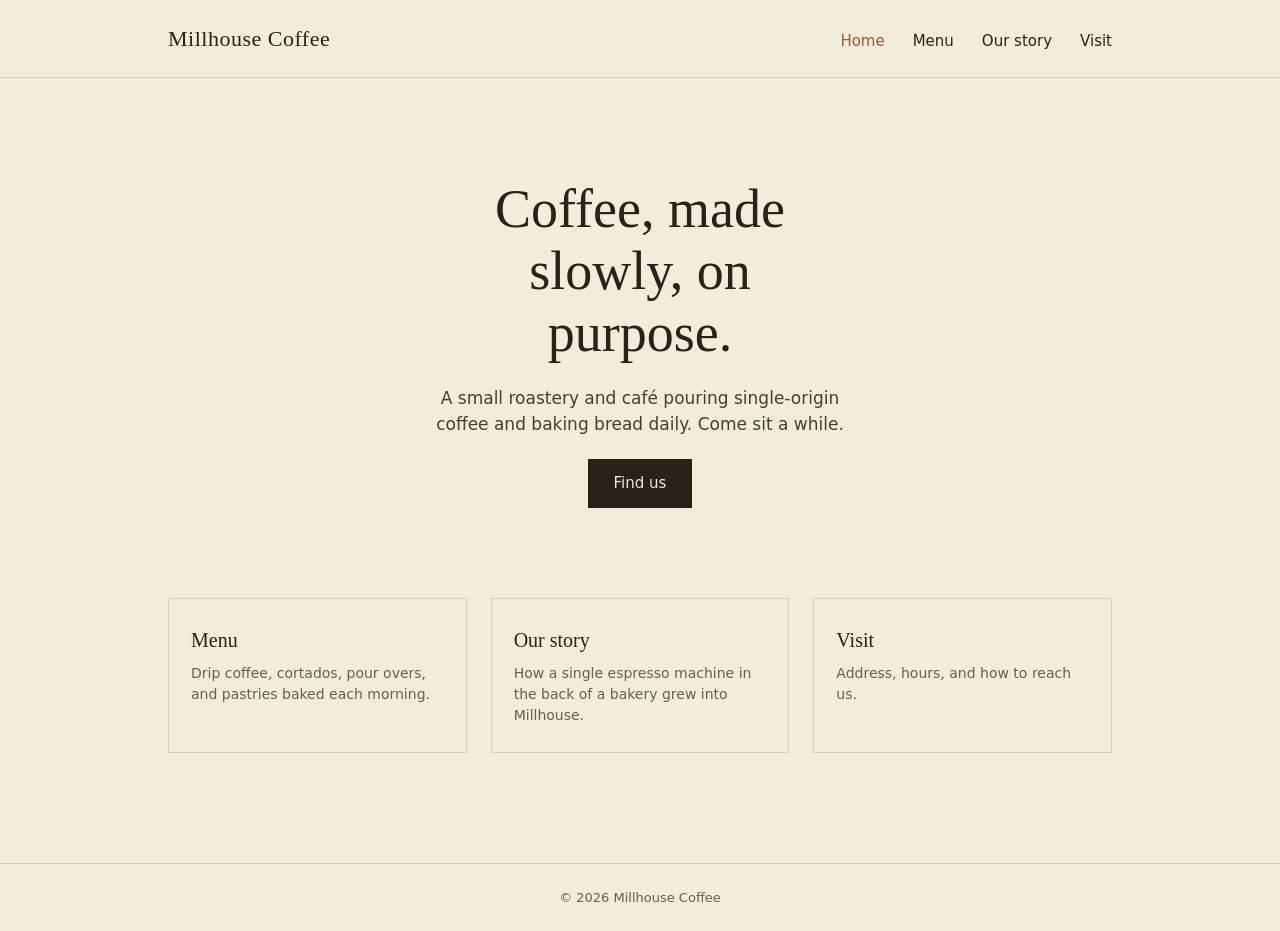
<file: index.html>
<!DOCTYPE html>
<html lang="en">
<head>
<meta charset="UTF-8">
<meta name="viewport" content="width=device-width, initial-scale=1.0">
<title>Millhouse Coffee</title>
<link rel="stylesheet" href="style.css">
</head>
<body>

<nav>
    <div class="wrap">
        <a class="brand" href="index.html">Millhouse Coffee</a>
        <ul>
            <li><a href="index.html" aria-current="page">Home</a></li>
            <li><a href="menu.html">Menu</a></li>
            <li><a href="story.html">Our story</a></li>
            <li><a href="visit.html">Visit</a></li>
        </ul>
    </div>
</nav>

<header class="hero">
    <div class="wrap">
        <h1 class="reveal">Coffee, made slowly, on purpose.</h1>
        <p class="reveal">A small roastery and café pouring single-origin coffee and baking bread daily. Come sit a while.</p>
        <a href="visit.html" class="btn reveal">Find us</a>
    </div>
</header>

<section class="preview-links">
    <div class="wrap">
        <div class="preview-grid reveal-stagger">
            <a class="preview-card" href="menu.html">
                <h3>Menu</h3>
                <p>Drip coffee, cortados, pour overs, and pastries baked each morning.</p>
            </a>
            <a class="preview-card" href="story.html">
                <h3>Our story</h3>
                <p>How a single espresso machine in the back of a bakery grew into Millhouse.</p>
            </a>
            <a class="preview-card" href="visit.html">
                <h3>Visit</h3>
                <p>Address, hours, and how to reach us.</p>
            </a>
        </div>
    </div>
</section>

<footer>
    &copy; 2026 Millhouse Coffee
</footer>

<script src="script.js"></script>
</body>
</html>
</file>
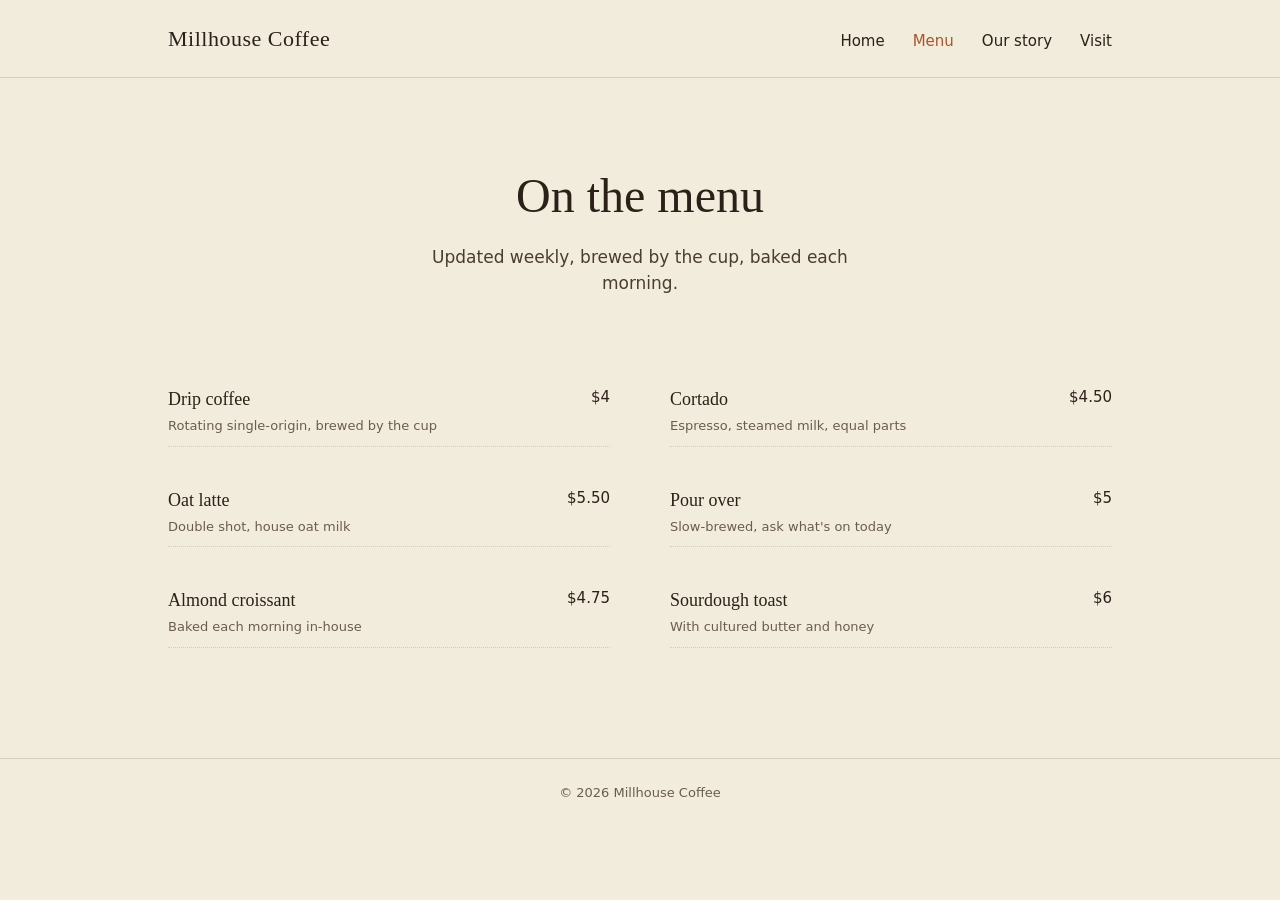
<file: menu.html>
<!DOCTYPE html>
<html lang="en">
<head>
<meta charset="UTF-8">
<meta name="viewport" content="width=device-width, initial-scale=1.0">
<title>Menu — Millhouse Coffee</title>
<link rel="stylesheet" href="style.css">
</head>
<body>

<nav>
    <div class="wrap">
        <a class="brand" href="index.html">Millhouse Coffee</a>
        <ul>
            <li><a href="index.html">Home</a></li>
            <li><a href="menu.html" aria-current="page">Menu</a></li>
            <li><a href="story.html">Our story</a></li>
            <li><a href="visit.html">Visit</a></li>
        </ul>
    </div>
</nav>

<header class="page-header">
    <div class="wrap">
        <h1 class="reveal">On the menu</h1>
        <p class="reveal">Updated weekly, brewed by the cup, baked each morning.</p>
    </div>
</header>

<section class="menu">
    <div class="wrap">
        <div class="menu-grid reveal-stagger">
            <div class="menu-item">
                <div>
                    <div class="name">Drip coffee</div>
                    <div class="desc">Rotating single-origin, brewed by the cup</div>
                </div>
                <div class="price">$4</div>
            </div>
            <div class="menu-item">
                <div>
                    <div class="name">Cortado</div>
                    <div class="desc">Espresso, steamed milk, equal parts</div>
                </div>
                <div class="price">$4.50</div>
            </div>
            <div class="menu-item">
                <div>
                    <div class="name">Oat latte</div>
                    <div class="desc">Double shot, house oat milk</div>
                </div>
                <div class="price">$5.50</div>
            </div>
            <div class="menu-item">
                <div>
                    <div class="name">Pour over</div>
                    <div class="desc">Slow-brewed, ask what's on today</div>
                </div>
                <div class="price">$5</div>
            </div>
            <div class="menu-item">
                <div>
                    <div class="name">Almond croissant</div>
                    <div class="desc">Baked each morning in-house</div>
                </div>
                <div class="price">$4.75</div>
            </div>
            <div class="menu-item">
                <div>
                    <div class="name">Sourdough toast</div>
                    <div class="desc">With cultured butter and honey</div>
                </div>
                <div class="price">$6</div>
            </div>
        </div>
    </div>
</section>

<footer>
    &copy; 2026 Millhouse Coffee
</footer>

<script src="script.js"></script>
</body>
</html>
</file>
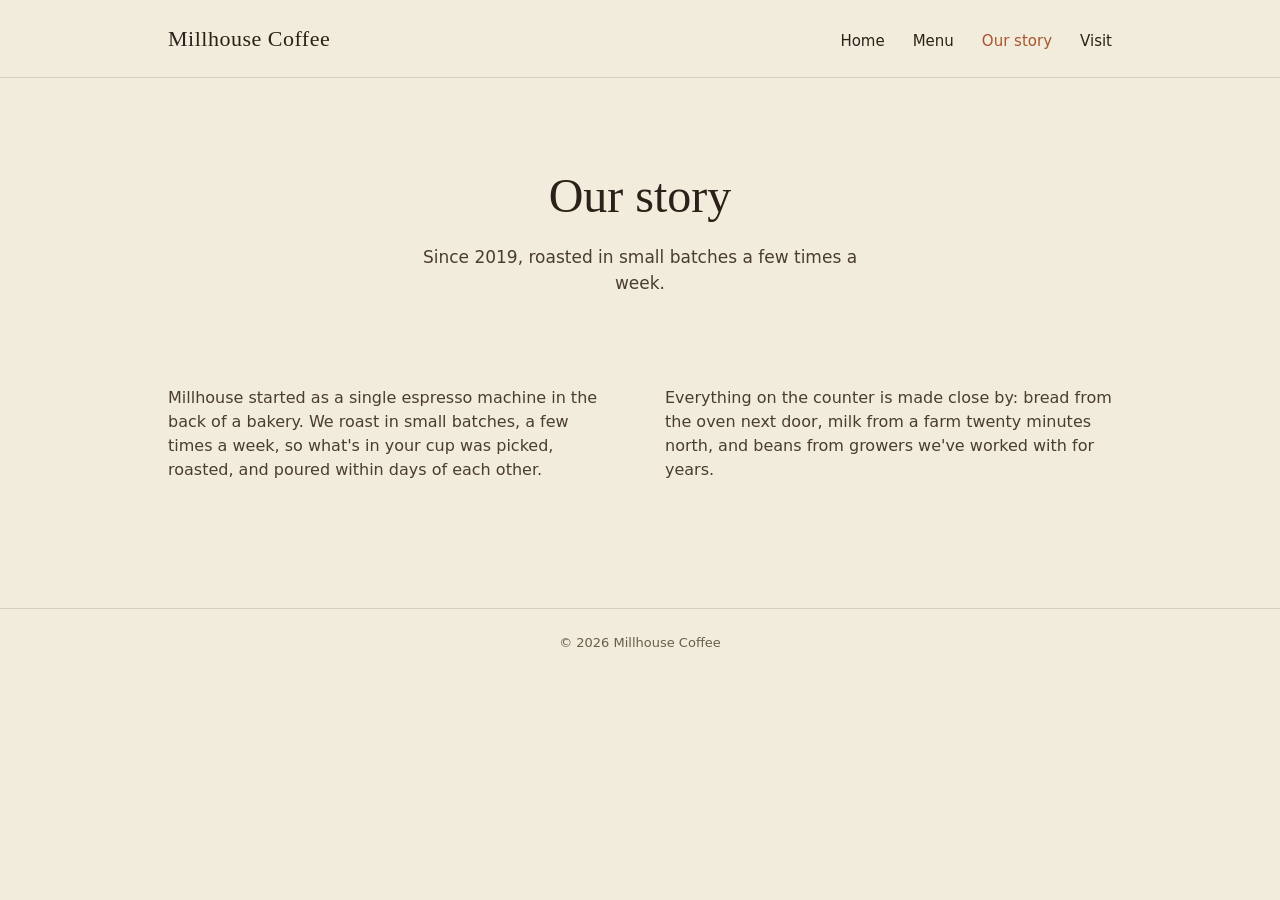
<file: story.html>
<!DOCTYPE html>
<html lang="en">
<head>
<meta charset="UTF-8">
<meta name="viewport" content="width=device-width, initial-scale=1.0">
<title>Our Story — Millhouse Coffee</title>
<link rel="stylesheet" href="style.css">
</head>
<body>

<nav>
    <div class="wrap">
        <a class="brand" href="index.html">Millhouse Coffee</a>
        <ul>
            <li><a href="index.html">Home</a></li>
            <li><a href="menu.html">Menu</a></li>
            <li><a href="story.html" aria-current="page">Our story</a></li>
            <li><a href="visit.html">Visit</a></li>
        </ul>
    </div>
</nav>

<header class="page-header">
    <div class="wrap">
        <h1 class="reveal">Our story</h1>
        <p class="reveal">Since 2019, roasted in small batches a few times a week.</p>
    </div>
</header>

<section class="story">
    <div class="wrap">
        <div class="story-grid">
            <p class="reveal">Millhouse started as a single espresso machine in the back of a bakery. We roast in small batches, a few times a week, so what's in your cup was picked, roasted, and poured within days of each other.</p>
            <p class="reveal">Everything on the counter is made close by: bread from the oven next door, milk from a farm twenty minutes north, and beans from growers we've worked with for years.</p>
        </div>
    </div>
</section>

<footer>
    &copy; 2026 Millhouse Coffee
</footer>

<script src="script.js"></script>
</body>
</html>
</file>
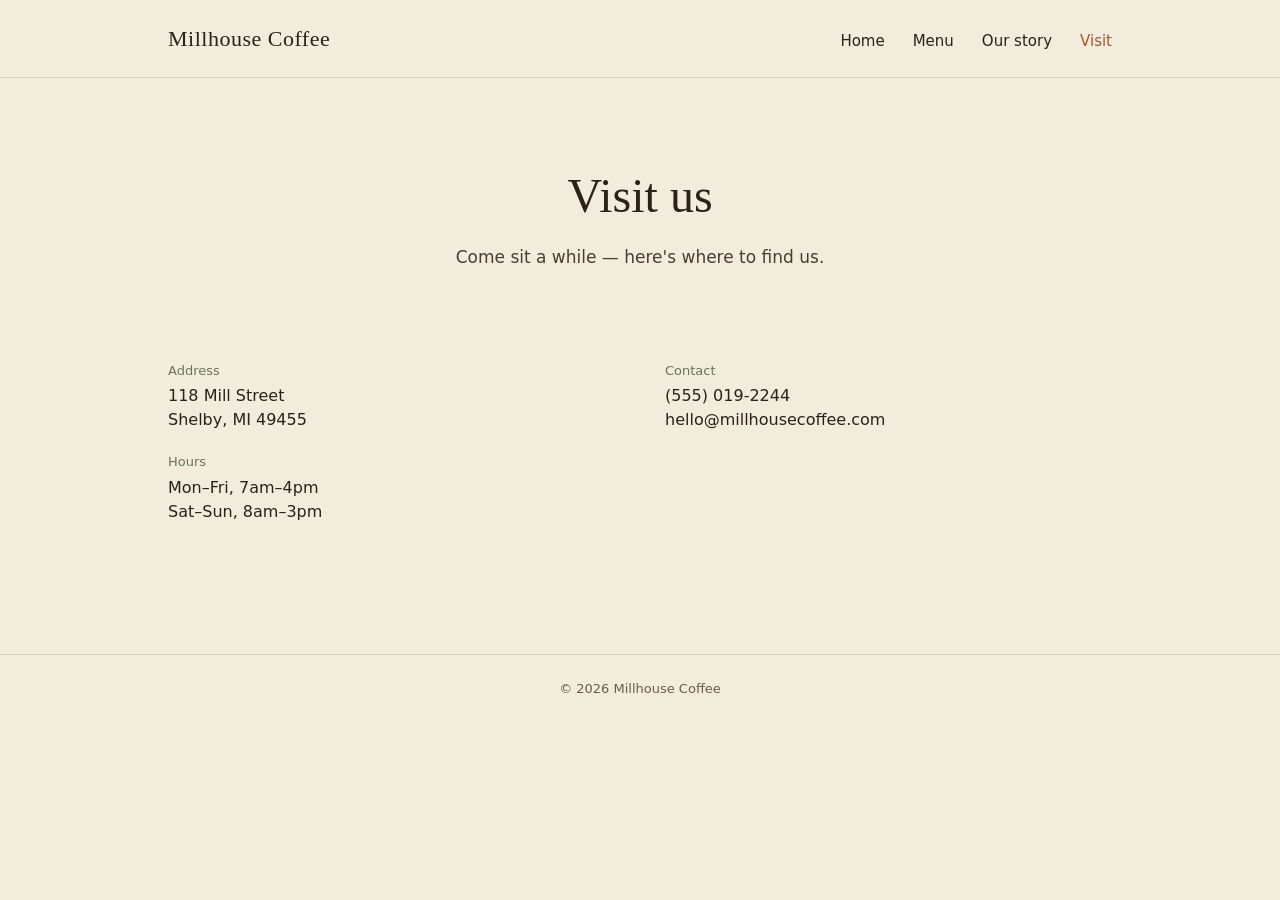
<file: visit.html>
<!DOCTYPE html>
<html lang="en">
<head>
<meta charset="UTF-8">
<meta name="viewport" content="width=device-width, initial-scale=1.0">
<title>Visit — Millhouse Coffee</title>
<link rel="stylesheet" href="style.css">
</head>
<body>

<nav>
    <div class="wrap">
        <a class="brand" href="index.html">Millhouse Coffee</a>
        <ul>
            <li><a href="index.html">Home</a></li>
            <li><a href="menu.html">Menu</a></li>
            <li><a href="story.html">Our story</a></li>
            <li><a href="visit.html" aria-current="page">Visit</a></li>
        </ul>
    </div>
</nav>

<header class="page-header">
    <div class="wrap">
        <h1 class="reveal">Visit us</h1>
        <p class="reveal">Come sit a while — here's where to find us.</p>
    </div>
</header>

<section class="visit">
    <div class="wrap">
        <div class="visit-grid">
            <div class="reveal">
                <div class="label">Address</div>
                <div class="detail">118 Mill Street<br>Shelby, MI 49455</div>
                <div class="label">Hours</div>
                <div class="detail">Mon–Fri, 7am–4pm<br>Sat–Sun, 8am–3pm</div>
            </div>
            <div class="reveal">
                <div class="label">Contact</div>
                <div class="detail">(555) 019-2244<br>hello@millhousecoffee.com</div>
            </div>
        </div>
    </div>
</section>

<footer>
    &copy; 2026 Millhouse Coffee
</footer>

<script src="script.js"></script>
</body>
</html>
</file>
<file: style.css>
:root {
    --bark: #2C2118;
    --paper: #F2ECDD;
    --clay: #A8552E;
    --moss: #6B7255;
    --line: rgba(44, 33, 24, 0.15);
}

* { box-sizing: border-box; }

body {
    margin: 0;
    background: var(--paper);
    color: var(--bark);
    font-family: Georgia, 'Times New Roman', serif;
    line-height: 1.5;
}

h1, h2, h3 {
    font-family: Georgia, 'Times New Roman', serif;
    font-weight: normal;
    margin: 0;
}

p { margin: 0 0 1em; }

a { color: inherit; }

.wrap {
    max-width: 1000px;
    margin: 0 auto;
    padding: 0 28px;
}

/* Nav */
nav {
    border-bottom: 1px solid var(--line);
    padding: 22px 0;
}
nav .wrap {
    display: flex;
    justify-content: space-between;
    align-items: baseline;
}
.brand {
    font-size: 22px;
    letter-spacing: 0.5px;
    text-decoration: none;
}
nav ul {
    list-style: none;
    display: flex;
    gap: 28px;
    margin: 0;
    padding: 0;
    font-family: system-ui, sans-serif;
    font-size: 15px;
}
nav a { text-decoration: none; }
nav a:hover { color: var(--clay); }
nav a[aria-current="page"] { color: var(--clay); }

/* Page header */
.page-header {
    padding: 90px 0 60px;
    text-align: center;
}
.page-header h1 {
    font-size: 48px;
    line-height: 1.15;
    max-width: 16ch;
    margin: 0 auto;
}
.page-header p {
    font-family: system-ui, sans-serif;
    font-size: 17px;
    max-width: 42ch;
    color: #4a3d30;
    margin: 22px auto 0;
}

/* Hero (home page only) */
.hero {
    padding: 100px 0 90px;
    text-align: center;
}
.hero h1 {
    font-size: 54px;
    line-height: 1.15;
    max-width: 14ch;
    margin: 0 auto;
}
.hero p {
    font-family: system-ui, sans-serif;
    font-size: 17px;
    max-width: 40ch;
    color: #4a3d30;
    margin: 22px auto 0;
}

.btn {
    display: inline-block;
    font-family: system-ui, sans-serif;
    font-size: 15px;
    background: var(--bark);
    color: var(--paper);
    padding: 13px 26px;
    text-decoration: none;
    margin-top: 22px;
}
.btn:hover { background: var(--clay); }

/* Section headings */
.section-head {
    display: flex;
    justify-content: space-between;
    align-items: baseline;
    border-bottom: 1px solid var(--line);
    padding-bottom: 14px;
    margin-bottom: 36px;
}
.section-head h2 { font-size: 30px; }
.section-head span {
    font-family: system-ui, sans-serif;
    font-size: 14px;
    color: var(--moss);
}

/* Menu */
.menu { padding: 30px 0 90px; }
.menu-grid {
    display: grid;
    grid-template-columns: 1fr 1fr;
    gap: 40px 60px;
}
.menu-item {
    display: flex;
    justify-content: space-between;
    gap: 16px;
    border-bottom: 1px dotted var(--line);
    padding-bottom: 10px;
}
.menu-item .name { font-size: 18px; }
.menu-item .desc {
    font-family: system-ui, sans-serif;
    font-size: 13px;
    color: #6b5d4c;
    margin-top: 3px;
}
.menu-item .price {
    font-family: system-ui, sans-serif;
    font-size: 15px;
    white-space: nowrap;
}

/* Story */
.story { padding: 30px 0 90px; }
.story-grid {
    display: grid;
    grid-template-columns: 1fr 1fr;
    gap: 50px;
}
.story p {
    font-family: system-ui, sans-serif;
    font-size: 16px;
    color: #4a3d30;
}

/* Home preview links */
.preview-links {
    padding: 0 0 90px;
}
.preview-grid {
    display: grid;
    grid-template-columns: repeat(3, 1fr);
    gap: 24px;
}
.preview-card {
    border: 1px solid var(--line);
    padding: 26px 22px;
    text-decoration: none;
    color: var(--bark);
    display: block;
}
.preview-card:hover { border-color: var(--clay); }
.preview-card h3 { font-size: 20px; margin-bottom: 8px; }
.preview-card p {
    font-family: system-ui, sans-serif;
    font-size: 14px;
    color: #6b5d4c;
    margin: 0;
}

/* Visit */
.visit { padding: 30px 0 90px; }
.visit-grid {
    display: grid;
    grid-template-columns: 1fr 1fr;
    gap: 50px;
}
.visit .label {
    font-family: system-ui, sans-serif;
    font-size: 13px;
    color: var(--moss);
    margin-bottom: 4px;
}
.visit .detail {
    font-family: system-ui, sans-serif;
    font-size: 16px;
    margin-bottom: 20px;
}

footer {
    font-family: system-ui, sans-serif;
    font-size: 13px;
    color: #6b5d4c;
    text-align: center;
    padding: 24px 0;
    border-top: 1px solid var(--line);
    margin-top: 20px;
}

/* Scroll fade-in */
.reveal {
    opacity: 0;
    transform: translateY(24px);
    transition: opacity 0.7s ease, transform 0.7s ease;
}
.reveal.is-visible {
    opacity: 1;
    transform: translateY(0);
}
.reveal-stagger > * {
    opacity: 0;
    transform: translateY(18px);
    transition: opacity 0.6s ease, transform 0.6s ease;
}
.reveal-stagger.is-visible > * {
    opacity: 1;
    transform: translateY(0);
}
.reveal-stagger.is-visible > *:nth-child(1) { transition-delay: 0.05s; }
.reveal-stagger.is-visible > *:nth-child(2) { transition-delay: 0.1s; }
.reveal-stagger.is-visible > *:nth-child(3) { transition-delay: 0.15s; }
.reveal-stagger.is-visible > *:nth-child(4) { transition-delay: 0.2s; }
.reveal-stagger.is-visible > *:nth-child(5) { transition-delay: 0.25s; }
.reveal-stagger.is-visible > *:nth-child(6) { transition-delay: 0.3s; }

@media (prefers-reduced-motion: reduce) {
    .reveal, .reveal-stagger > * {
        opacity: 1;
        transform: none;
        transition: none;
    }
}

@media (max-width: 680px) {
    .menu-grid, .story-grid, .visit-grid, .preview-grid {
        grid-template-columns: 1fr;
    }
    .hero h1, .page-header h1 { font-size: 34px; }
    nav ul { gap: 16px; font-size: 13px; }
}
</file>
